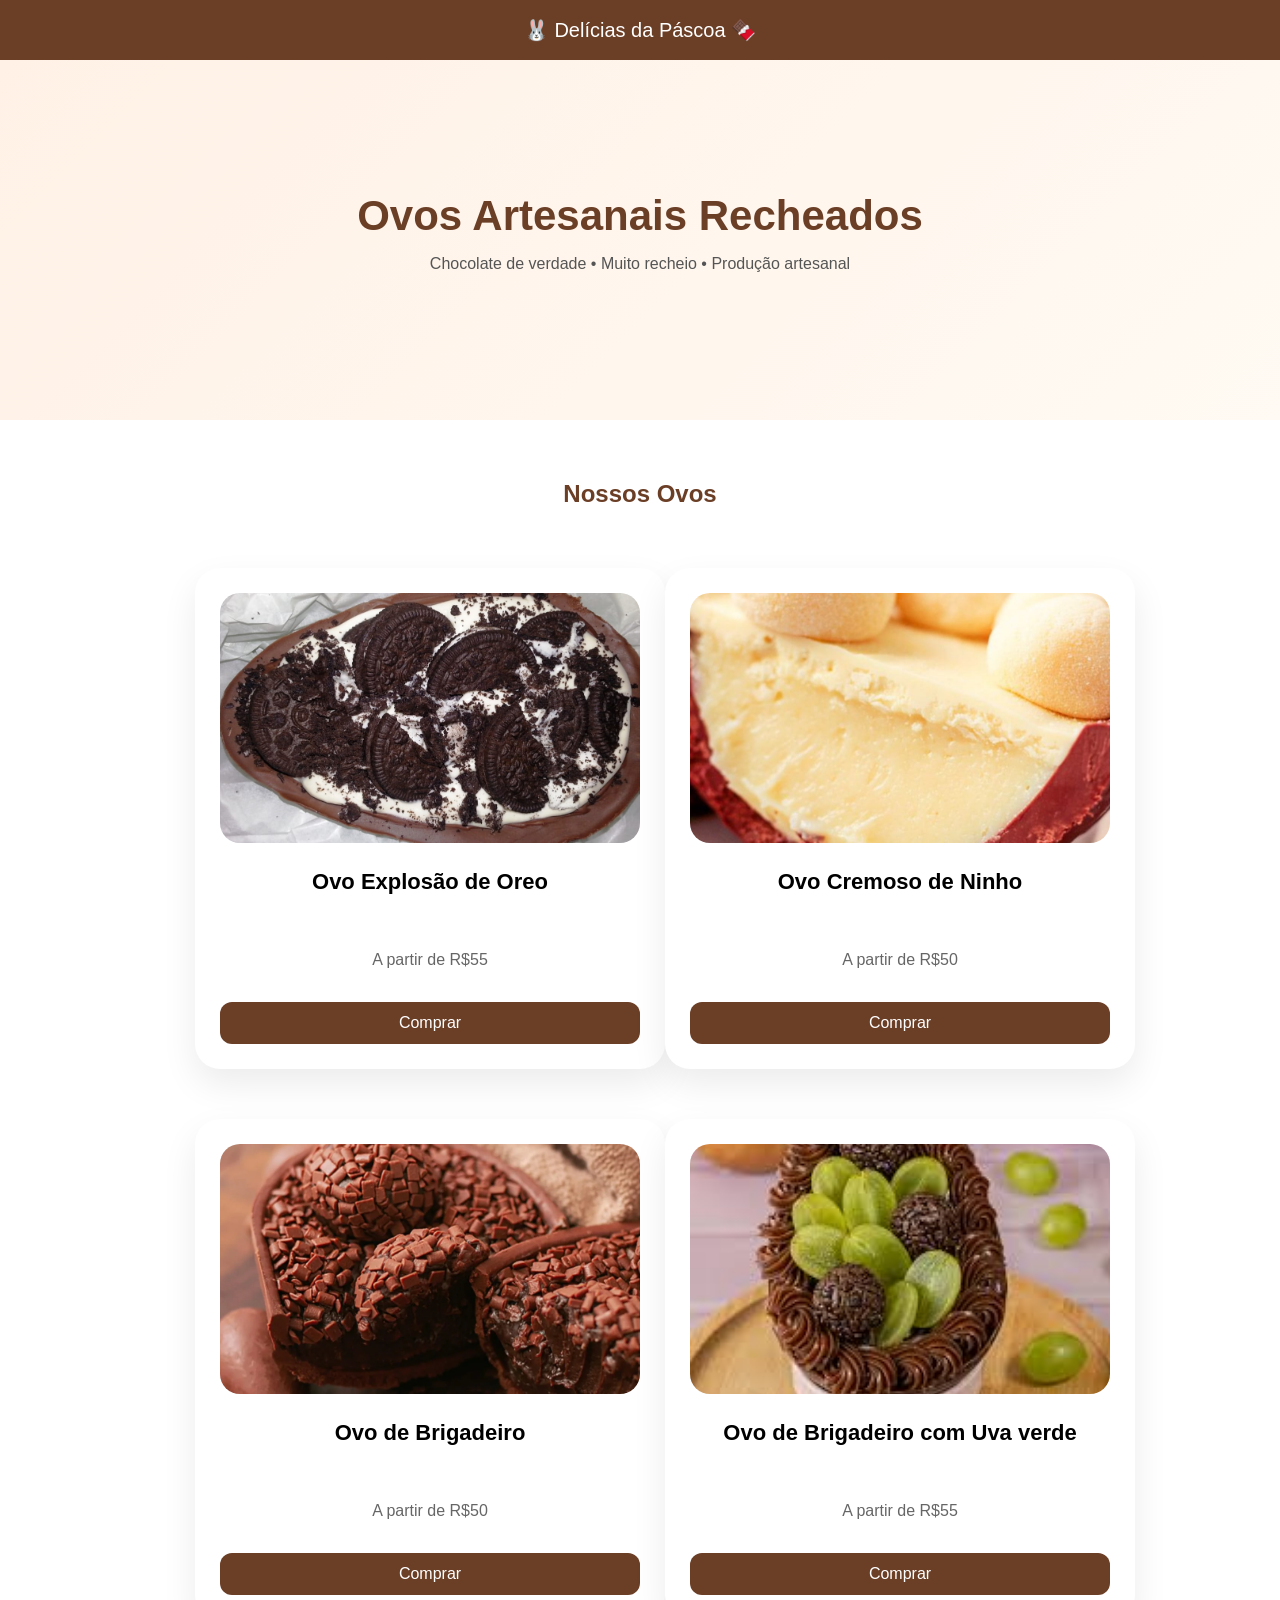
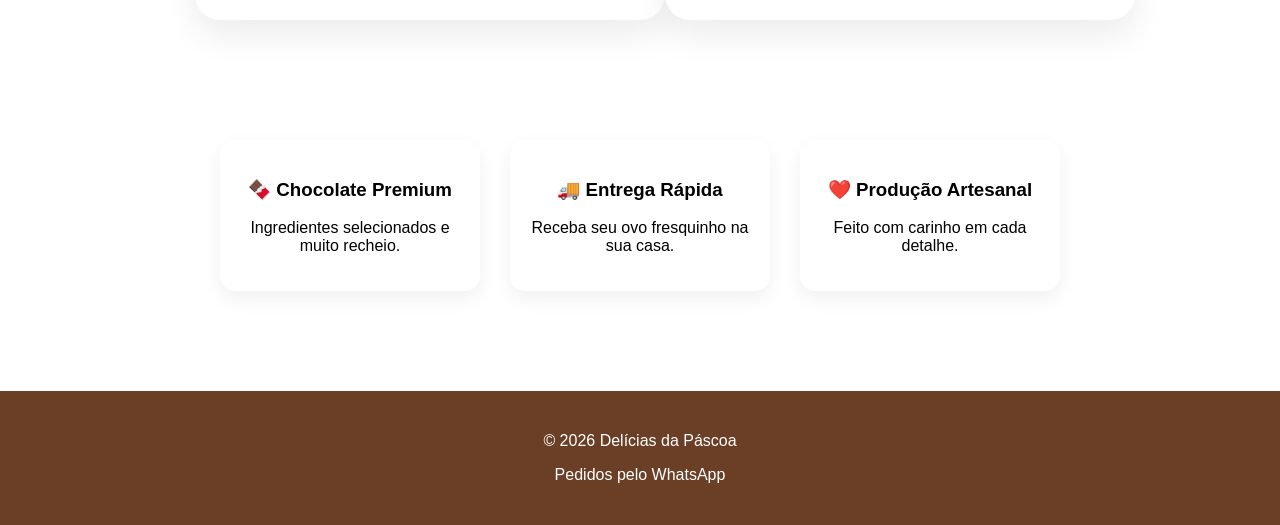
<file: index.html>
<!DOCTYPE html>

<html lang="pt-BR">

<head>
    <meta charset="UTF-8">
    <title>🐰 Delícias da Páscoa 🍫</title>
    <link rel="stylesheet" href="style.css">
</head>

<body>

    <header class="topo">
        🐰 Delícias da Páscoa 🍫
    </header>
    <main>

        <section class="banner">
            <h1>Ovos Artesanais Recheados</h1>
            <p>Chocolate de verdade • Muito recheio • Produção artesanal</p>
           
        </section>

        <h2 id="produtos" class="titulo">Nossos Ovos</h2>

        <section class="produtos">

            <div class="produto">
                <img src="assets/ovo-de-oreo.jpg">
                <h3>Ovo Explosão de Oreo</h3>
                <p>A partir de R$55</p>
                <a href="paginas/oreo.html"><button>Comprar</button></a>
            </div>

            <div class="produto">
                <img src="assets/ovo-de-ninho.jpg">
                <h3>Ovo Cremoso de Ninho</h3>
                <p>A partir de R$50</p>
                <a href="paginas/ninho.html"><button>Comprar</button></a>
            </div>

            <div class="produto">
                <img src="assets/ovo-de-brigadeiro.webp">
                <h3>Ovo de Brigadeiro</h3>
                <p>A partir de R$50</p>
                <a href="paginas/brigadeiro.html"><button>Comprar</button></a>
            </div>

            <div class="produto">
                <img src="assets/ovo-uva-verde.webp">
                <h3>Ovo de Brigadeiro com Uva verde</h3>
                <p>A partir de R$55</p>
                <a href="paginas/uva-verde.html"><button>Comprar</button></a>
            </div>


            

        </section>

        <section class="vantagens">

            <div class="vantagem">
                <h3>🍫 Chocolate Premium</h3>
                <p>Ingredientes selecionados e muito recheio.</p>
            </div>

            <div class="vantagem">
                <h3>🚚 Entrega Rápida</h3>
                <p>Receba seu ovo fresquinho na sua casa.</p>
            </div>

            <div class="vantagem">
                <h3>❤️ Produção Artesanal</h3>
                <p>Feito com carinho em cada detalhe.</p>
            </div>

        </section>
    </main>
    <footer class="rodape">
        <p>© 2026 Delícias da Páscoa</p>
        <p>Pedidos pelo WhatsApp</p>
    </footer>

</body>

</html>
</file>
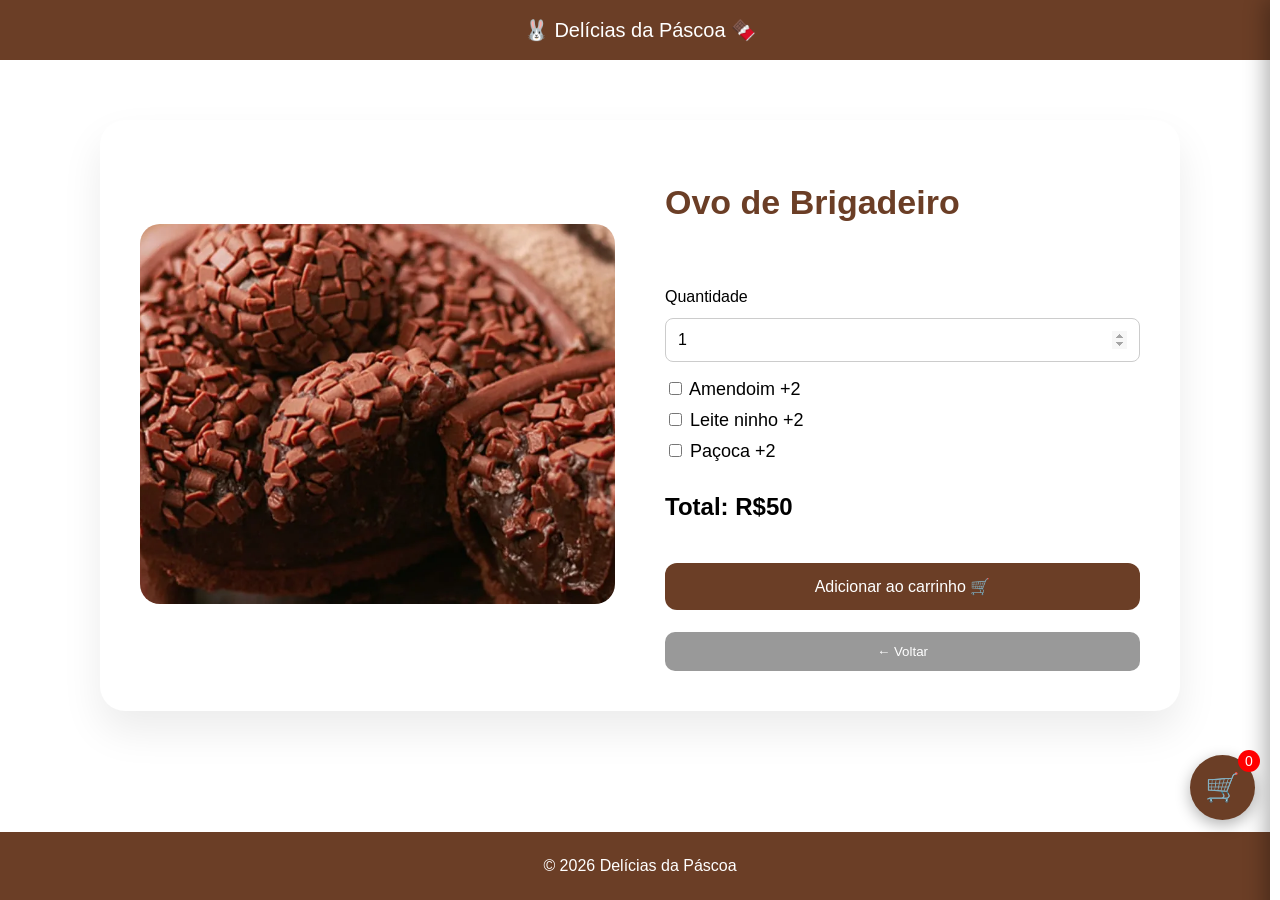
<file: brigadeiro.html>
<!DOCTYPE html>

<html lang="pt-BR">
<head>
<meta charset="UTF-8">
<title>Ovo de Brigadeiro</title>
<link rel="stylesheet" href="style.css">
</head>

<body>

<header class="topo">🐰 Delícias da Páscoa 🍫</header>

<main>

<div class="produto-detalhe">

<div class="produto-imagem">
<img src="assets/ovo-de-brigadeiro.webp">
</div>

<div class="produto-info">

<h1>Ovo de Brigadeiro</h1>

<label>Quantidade</label> <input type="number" id="qtd" value="1" min="1" max="5" oninput="limitarQtd(); calcularPreco(50)">




<div class="extras">
<label><input type="checkbox" class="extra" data-nome="Amemdoim" value="2" onchange="calcularPreco(50)"> Amendoim +2</label>
<label><input type="checkbox" class="extra" data-nome="Leite Ninho" value="2" onchange="calcularPreco(50)"> Leite ninho +2</label>
<label><input type="checkbox" class="extra" data-nome="Paçoca" value="2" onchange="calcularPreco(50)"> Paçoca +2</label>
</div>

<h2 id="precoAtual">Total: R$50</h2>

<button class="btn-add" onclick="adicionarProduto('Ovo de Brigadeiro',50)">
Adicionar ao carrinho 🛒
</button>

<a href="index.html">
<button class="btn-voltar">← Voltar</button>
</a>

</div>

</div>

</main>

<footer class="rodape">
© 2026 Delícias da Páscoa
</footer>

<!-- BOTÃO CARRINHO -->

<div class="carrinho-btn" onclick="toggleCarrinho()">
🛒
<div class="carrinho-contador" id="contador">0</div>
</div>

<!-- PAINEL -->

<div class="carrinho-painel" id="painelCarrinho">

<h2>Seu Carrinho</h2>

<div id="lista"></div>

<h3 id="total"></h3>

<button onclick="limparCarrinho()" class="btn-limpar">
🗑️ Limpar Carrinho
</button>

<button onclick="finalizar()" class="btn-finalizar">
Finalizar no WhatsApp
</button>

</div>

<script src="carrinho.js"></script>

</body>
</html>
</file>
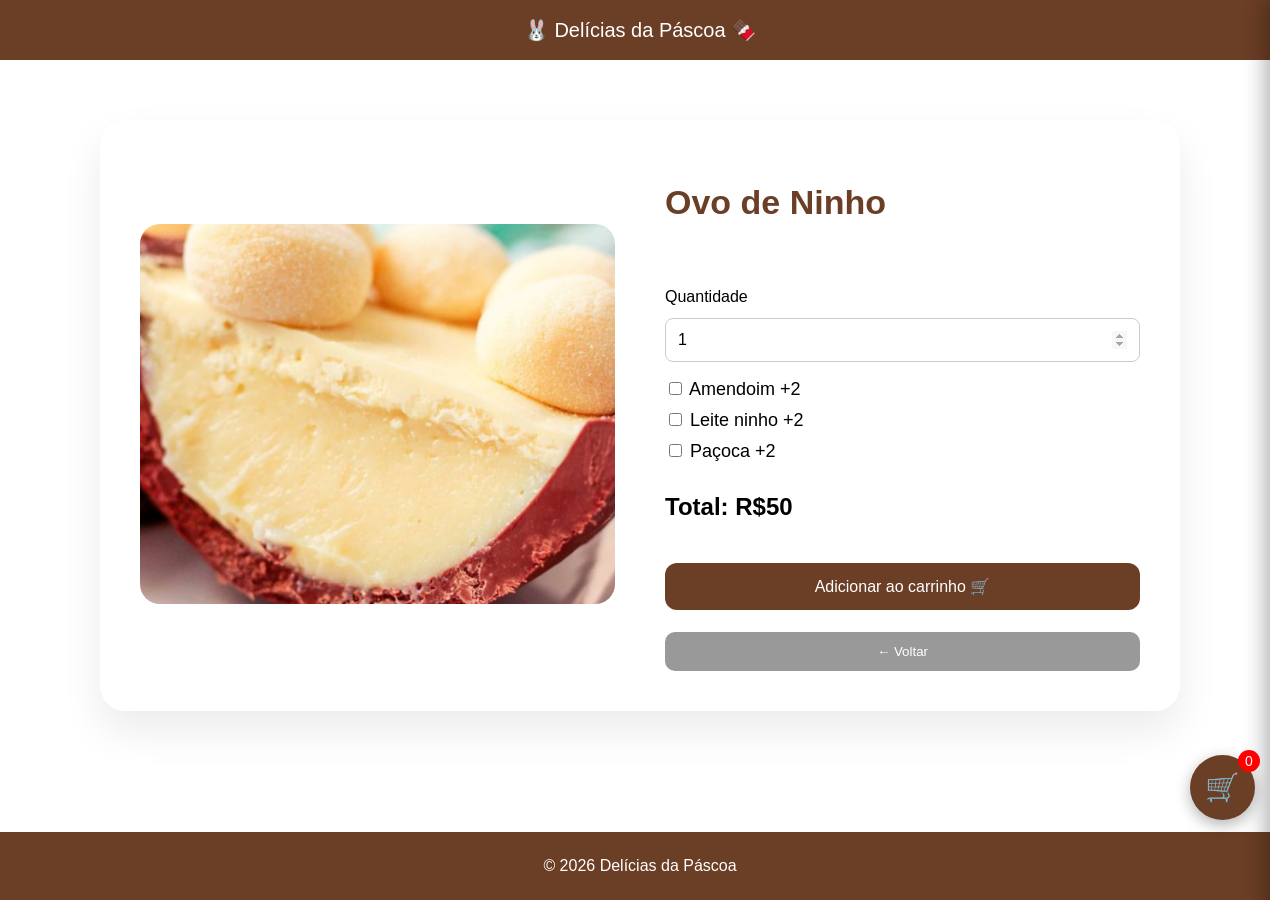
<file: ninho.html>
<!DOCTYPE html>

<html lang="pt-BR">
<head>
<meta charset="UTF-8">
<title>Ovo de Ninho</title>
<link rel="stylesheet" href="style.css">
</head>

<body>

<header class="topo">🐰 Delícias da Páscoa 🍫</header>

<main>

<div class="produto-detalhe">

<div class="produto-imagem">
<img src="assets/ovo-de-ninho.jpg">
</div>

<div class="produto-info">

<h1>Ovo de Ninho</h1>

<label>Quantidade</label> <input type="number" id="qtd" value="1" min="1" max="5" oninput="limitarQtd(); calcularPreco(50)"" readonly>

<div class="extras">
<label><input type="checkbox" class="extra" data-nome="Amemdoim" value="2" onchange="calcularPreco(50)"> Amendoim +2</label>
<label><input type="checkbox" class="extra" data-nome="Leite Ninho" value="2" onchange="calcularPreco(50)"> Leite ninho +2</label>
<label><input type="checkbox" class="extra" data-nome="Paçoca" value="2" onchange="calcularPreco(50)"> Paçoca +2</label>
</div>

<h2 id="precoAtual">Total: R$50</h2>

<button class="btn-add" onclick="adicionarProduto('Ovo de Ninho',50)">
Adicionar ao carrinho 🛒
</button>

<a href="index.html">
<button class="btn-voltar">← Voltar</button>
</a>

</div>

</div>

</main>

<footer class="rodape">
© 2026 Delícias da Páscoa
</footer>

<!-- BOTÃO CARRINHO -->

<div class="carrinho-btn" onclick="toggleCarrinho()">
🛒
<div class="carrinho-contador" id="contador">0</div>
</div>

<!-- PAINEL -->

<div class="carrinho-painel" id="painelCarrinho">

<h2>Seu Carrinho</h2>

<div id="lista"></div>

<h3 id="total"></h3>

<button onclick="limparCarrinho()" class="btn-limpar">
🗑️ Limpar Carrinho
</button>

<button onclick="finalizar()" class="btn-finalizar">
Finalizar no WhatsApp
</button>

</div>

<script src="carrinho.js"></script>

</body>
</html>
</file>
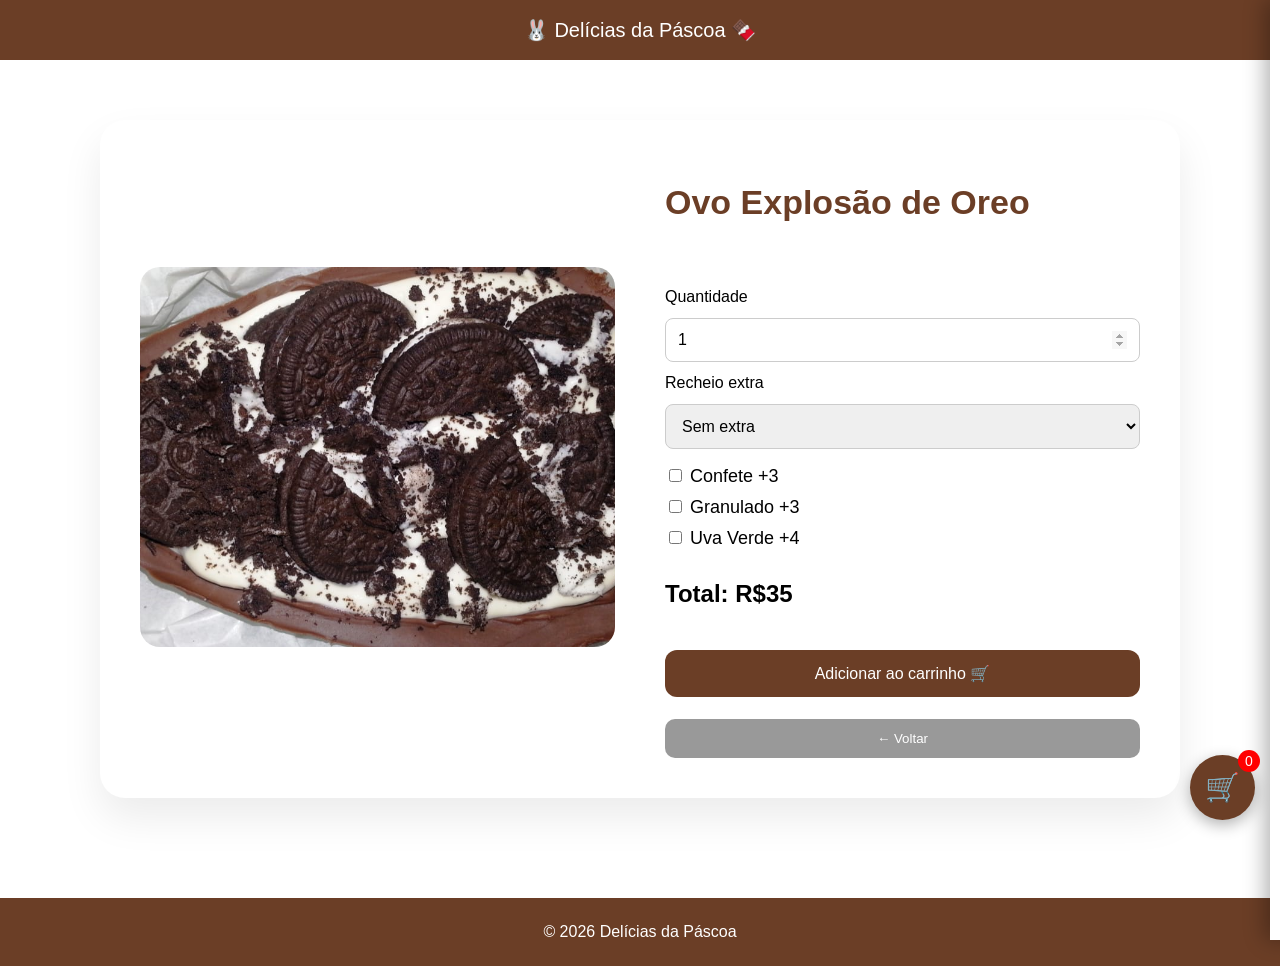
<file: oreo.html>
<!DOCTYPE html>

<html lang="pt-BR">
<head>
<meta charset="UTF-8">
<title>Ovo Explosão de Oreo</title>
<link rel="stylesheet" href="style.css">
</head>

<body>

<header class="topo">🐰 Delícias da Páscoa 🍫</header>

<main>

<div class="produto-detalhe">

<div class="produto-imagem">
<img src="assets/ovo-de-oreo.jpg">
</div>

<div class="produto-info">

<h1>Ovo Explosão de Oreo</h1>

<label>Quantidade</label> <input type="number" id="qtd" value="1" min="1" onchange="calcularPreco(55)">

<label>Recheio extra</label> <select id="recheio" onchange="calcularPreco(30)">

<option value="0">Sem extra</option>
<option value="5">Mais Oreo +5</option>
<option value="5">Brigadeiro +5</option>
<option value="5">Ninho +5</option>
</select>

<div class="extras">
<label><input type="checkbox" class="extra" data-nome="Confete" value="3" onchange="calcularPreco(35)"> Confete +3</label>
<label><input type="checkbox" class="extra" data-nome="Granulado" value="3" onchange="calcularPreco(35)"> Granulado +3</label>
<label><input type="checkbox" class="extra" data-nome="Uva Verde" value="4" onchange="calcularPreco(35)"> Uva Verde +4</label>
</div>

<h2 id="precoAtual">Total: R$35</h2>

<button class="btn-add" onclick="adicionarProduto('Ovo Explosão de Oreo',35)">
Adicionar ao carrinho 🛒
</button>

<a href="index.html">
<button class="btn-voltar">← Voltar</button>
</a>

</div>

</div>

</main>

<footer class="rodape">
© 2026 Delícias da Páscoa
</footer>

<!-- BOTÃO CARRINHO -->

<div class="carrinho-btn" onclick="toggleCarrinho()">
🛒
<div class="carrinho-contador" id="contador">0</div>
</div>

<!-- PAINEL -->

<div class="carrinho-painel" id="painelCarrinho">

<h2>Seu Carrinho</h2>

<div id="lista"></div>

<h3 id="total"></h3>

<button onclick="limparCarrinho()" class="btn-limpar">
🗑️ Limpar Carrinho
</button>

<button onclick="finalizar()" class="btn-finalizar">
Finalizar no WhatsApp
</button>

</div>

<script src="carrinho.js"></script>

</body>
</html>
</file>
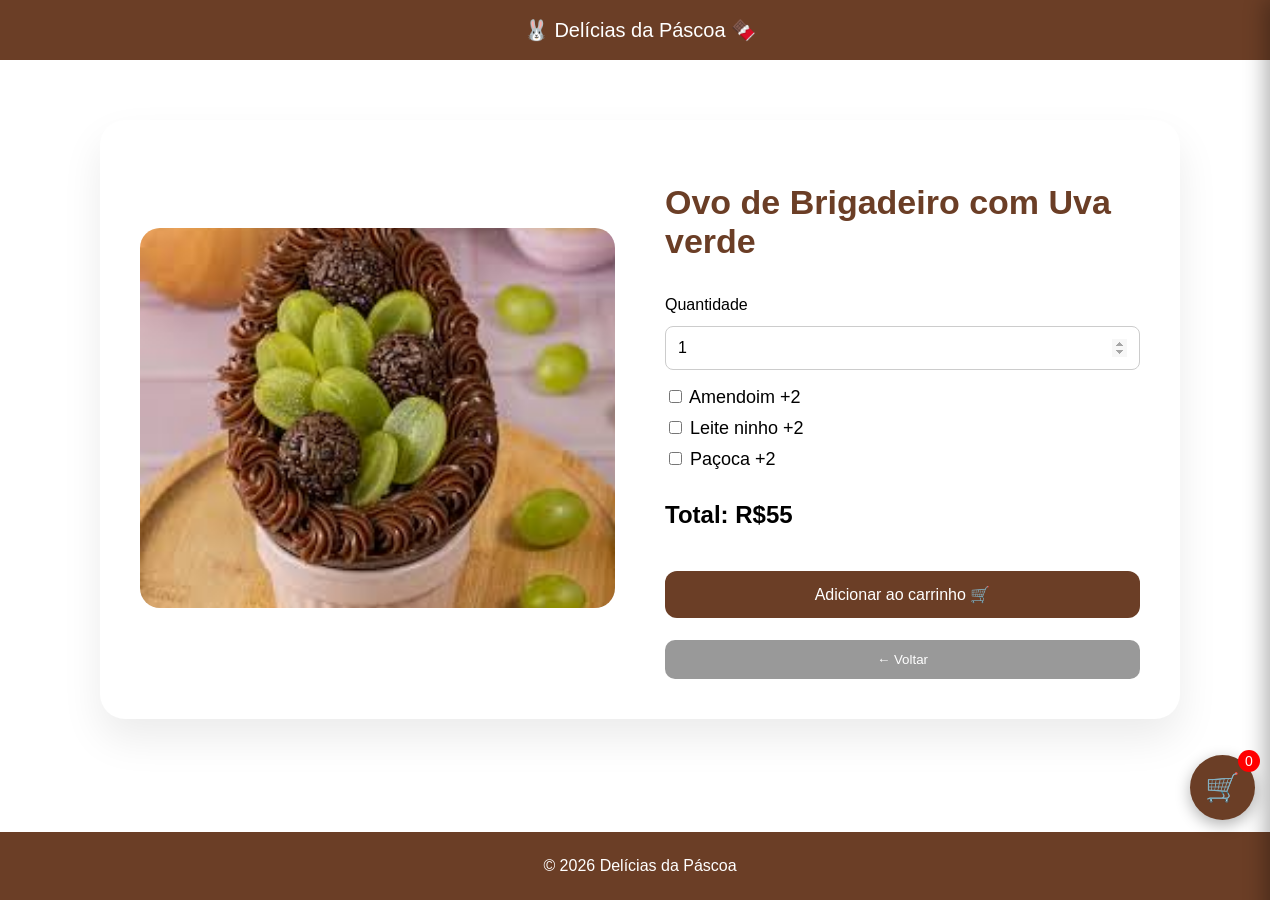
<file: uva-verde.html>
<!DOCTYPE html>

<html lang="pt-BR">
<head>
<meta charset="UTF-8">
<title>Ovo de Brigadeiro com Uva verde</title>
<link rel="stylesheet" href="style.css">
</head>

<body>

<header class="topo">🐰 Delícias da Páscoa 🍫</header>

<main>

<div class="produto-detalhe">

<div class="produto-imagem">
<img src="assets/ovo-uva-verde.webp">
</div>

<div class="produto-info">

<h1>Ovo de Brigadeiro com Uva verde</h1>

<label>Quantidade</label> <input type="number" id="qtd" value="1" min="1" max="5" oninput="limitarQtd(); calcularPreco(55)">




<div class="extras">
<label><input type="checkbox" class="extra" data-nome="Amemdoim" value="2" onchange="calcularPreco(55)"> Amendoim +2</label>
<label><input type="checkbox" class="extra" data-nome="Leite Ninho" value="2" onchange="calcularPreco(55)"> Leite ninho +2</label>
<label><input type="checkbox" class="extra" data-nome="Paçoca" value="2" onchange="calcularPreco(55)"> Paçoca +2</label>
</div>

<h2 id="precoAtual">Total: R$55</h2>

<button class="btn-add" onclick="adicionarProduto('Ovo de Brigadeiro com Uva verde',55)">
Adicionar ao carrinho 🛒
</button>

<a href="index.html">
<button class="btn-voltar">← Voltar</button>
</a>

</div>

</div>

</main>

<footer class="rodape">
© 2026 Delícias da Páscoa
</footer>

<!-- BOTÃO CARRINHO -->

<div class="carrinho-btn" onclick="toggleCarrinho()">
🛒
<div class="carrinho-contador" id="contador">0</div>
</div>

<!-- PAINEL -->

<div class="carrinho-painel" id="painelCarrinho">

<h2>Seu Carrinho</h2>

<div id="lista"></div>

<h3 id="total"></h3>

<button onclick="limparCarrinho()" class="btn-limpar">
🗑️ Limpar Carrinho
</button>

<button onclick="finalizar()" class="btn-finalizar">
Finalizar no WhatsApp
</button>

</div>

<script src="carrinho.js"></script>

</body>
</html>
</file>
<file: style.css>
html, body{
margin:0;
padding:0;
height:100%;
font-family: Arial, Helvetica, sans-serif;
}

body{
display:flex;
flex-direction:column;
min-height:100vh;
}
main{
flex:1;
}
footer{
margin-top:auto;
}

/* HEADER */
.topo{
background:#6b3e26;
color:white;
padding:18px;
text-align:center;
font-size:20px;
}

/* BANNER */
.banner{
height:360px;
display:flex;
flex-direction:column;
justify-content:center;
align-items:center;
text-align:center;
background: linear-gradient(135deg,#fff1e6,#fffaf3);
}

.banner h1{
font-size:42px;
color:#6b3e26;
margin:0;
}

.banner p{
margin:15px 0;
color:#555;
}

.banner button{
background:#6b3e26;
color:white;
border:none;
padding:15px 30px;
border-radius:12px;
font-size:16px;
cursor:pointer;
}

/* TITULO */
.titulo{
text-align:center;
margin-top:60px;
color:#6b3e26;
}

/* PRODUTOS */

.produtos{
display:grid;
grid-template-columns: repeat(2, 420px); /* ⭐ largura padrão */
justify-content:center;
gap:50px;
margin:60px auto;
}

.produto{
width:100%;
background:white;
padding:25px;
border-radius:25px;
box-shadow:0 15px 35px rgba(0,0,0,0.08);
text-align:center;
transition:.3s;
}

.produto:hover{
transform:translateY(-8px);
}

.produto img{
width:100%;
height:250px;
object-fit:cover;
border-radius:20px;
}

.produto h3{
font-size:22px;
min-height:60px;   /* ⭐ reserva espaço */
}

.produto p{
min-height:20px;
color:#666;
}

.produto button{
margin-top:15px;
padding:12px;
font-size:16px;
border:none;
border-radius:12px;
background:#6b3e26;
color:white;
cursor:pointer;
}

/* VANTAGENS */
.vantagens{
display:flex;
justify-content:center;
gap:30px;
padding:60px;
flex-wrap:wrap;
}

.vantagem{
background:white;
padding:20px;
border-radius:15px;
width:220px;
box-shadow:0 8px 20px rgba(0,0,0,0.06);
text-align:center;
}

/* RODAPÉ */
.rodape{
background:#6b3e26;
color:white;
text-align:center;
padding:25px;
margin-top:40px;
}

header{
background:#6b3e26;
color:white;
padding:20px;
text-align:center;
}

 

.card{
display:flex;
gap:40px;
max-width:900px;
margin:40px auto;
background:white;
padding:30px;
border-radius:25px;
box-shadow:0 15px 35px rgba(0,0,0,0.08);
align-items:center;
}

.card img{
width:100%;
height:320px;
object-fit:cover;
border-radius:20px;
}

button{
padding:10px;
border:none;
background:#6b3e26;
color:white;
border-radius:8px;
cursor:pointer;
width:100%;
margin-top:10px;
}

.carrinho{
position:fixed;
right:0;
top:0;
width:300px;
height:100%;
background:white;
box-shadow:-5px 0 15px rgba(0,0,0,0.3);
padding:15px;
overflow:auto;
}

.carrinho-btn{
position:fixed;
bottom:80px;
right:25px;
background:#6b3e26;
color:white;
width:65px;
height:65px;
border-radius:50%;
display:flex;
align-items:center;
justify-content:center;
font-size:28px;
cursor:pointer;
box-shadow:0 5px 15px rgba(0,0,0,0.3);
z-index:999;
}

.carrinho-contador{
position:absolute;
top:-5px;
right:-5px;
background:red;
color:white;
font-size:14px;
width:22px;
height:22px;
border-radius:50%;
display:flex;
align-items:center;
justify-content:center;
}

.carrinho-painel{
position:fixed;
top:0;
right:-350px;
width:320px;
height:100%;
background:white;
box-shadow:-5px 0 20px rgba(0,0,0,0.3);
padding:20px;
transition:.4s;
z-index:998;
overflow:auto;
}
/*PAGINAS MENORES*/
.produto-detalhe{
display:flex;
gap:50px;
max-width:1000px;
margin:60px auto;
background:white;
padding:40px;
border-radius:25px;
box-shadow:0 20px 40px rgba(0,0,0,0.08);
align-items:center;
}

.produto-imagem{
flex:1;
}

.produto-imagem img{
width:100%;
height:380px;
object-fit:cover;
border-radius:20px;
}

.produto-info{
flex:1;
display:flex;
flex-direction:column;
gap:12px;
}

.produto-info h1{
font-size:34px;
color:#6b3e26;
min-height:70px;
}

.produto-info select,
.produto-info input{
padding:12px;
font-size:16px;
border-radius:8px;
border:1px solid #ccc;
}
input[type=number]::-webkit-inner-spin-button{
opacity:0.5;
}

.extras label{
display:block;
font-size:18px;
margin-top:5px;
}
.extras{
display:flex;
flex-direction:column;
gap:5px;
}

.btn-add{
background:#6b3e26;
color:white;
border:none;
padding:14px;
border-radius:12px;
cursor:pointer;
font-size:16px;
margin-top:10px;
}

.btn-voltar{
background:#999;
color:white;
border:none;
padding:12px;
border-radius:10px;
margin-top:10px;
cursor:pointer;
}
@media (max-width:900px){
.produtos{
grid-template-columns: repeat(2, 1fr);
}
.produto-detalhe{
flex-direction:column;
}
}

@media (max-width:600px){
.produtos{
grid-template-columns: 1fr;
}
}
</file>
